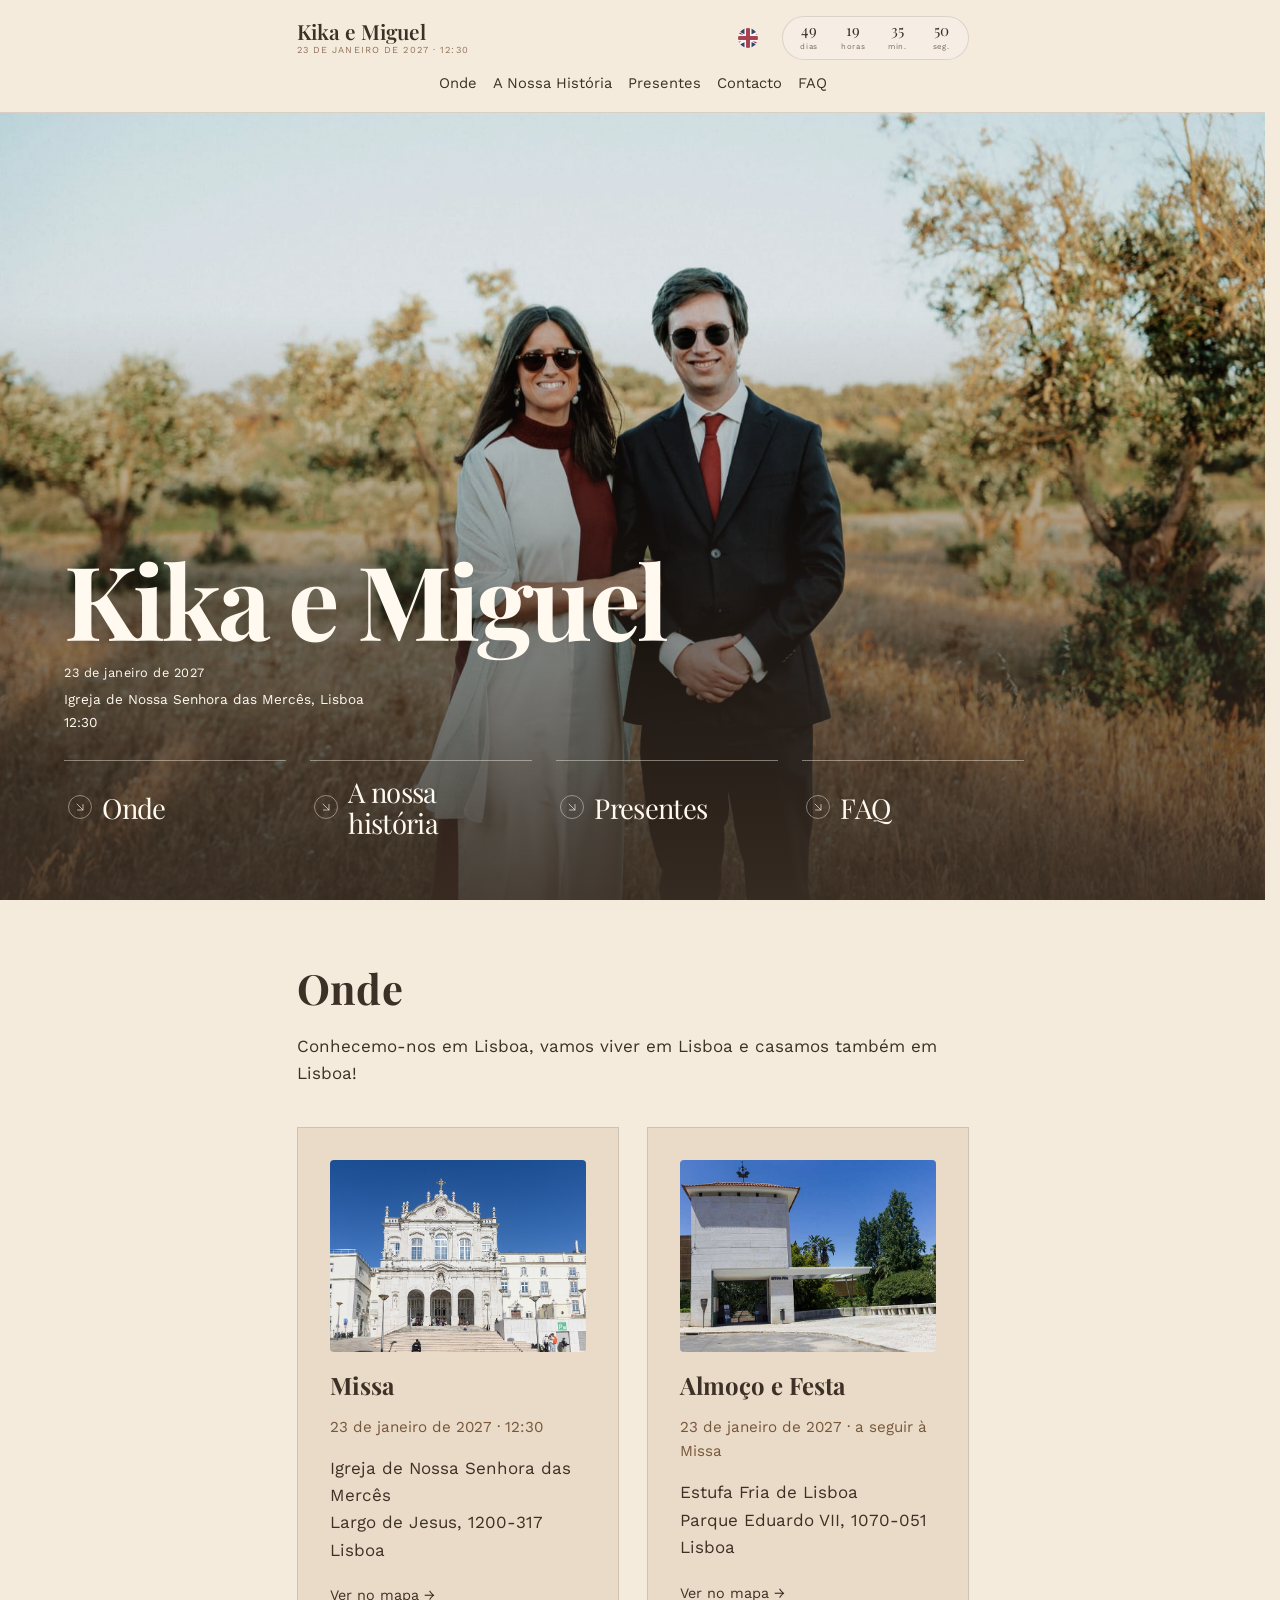
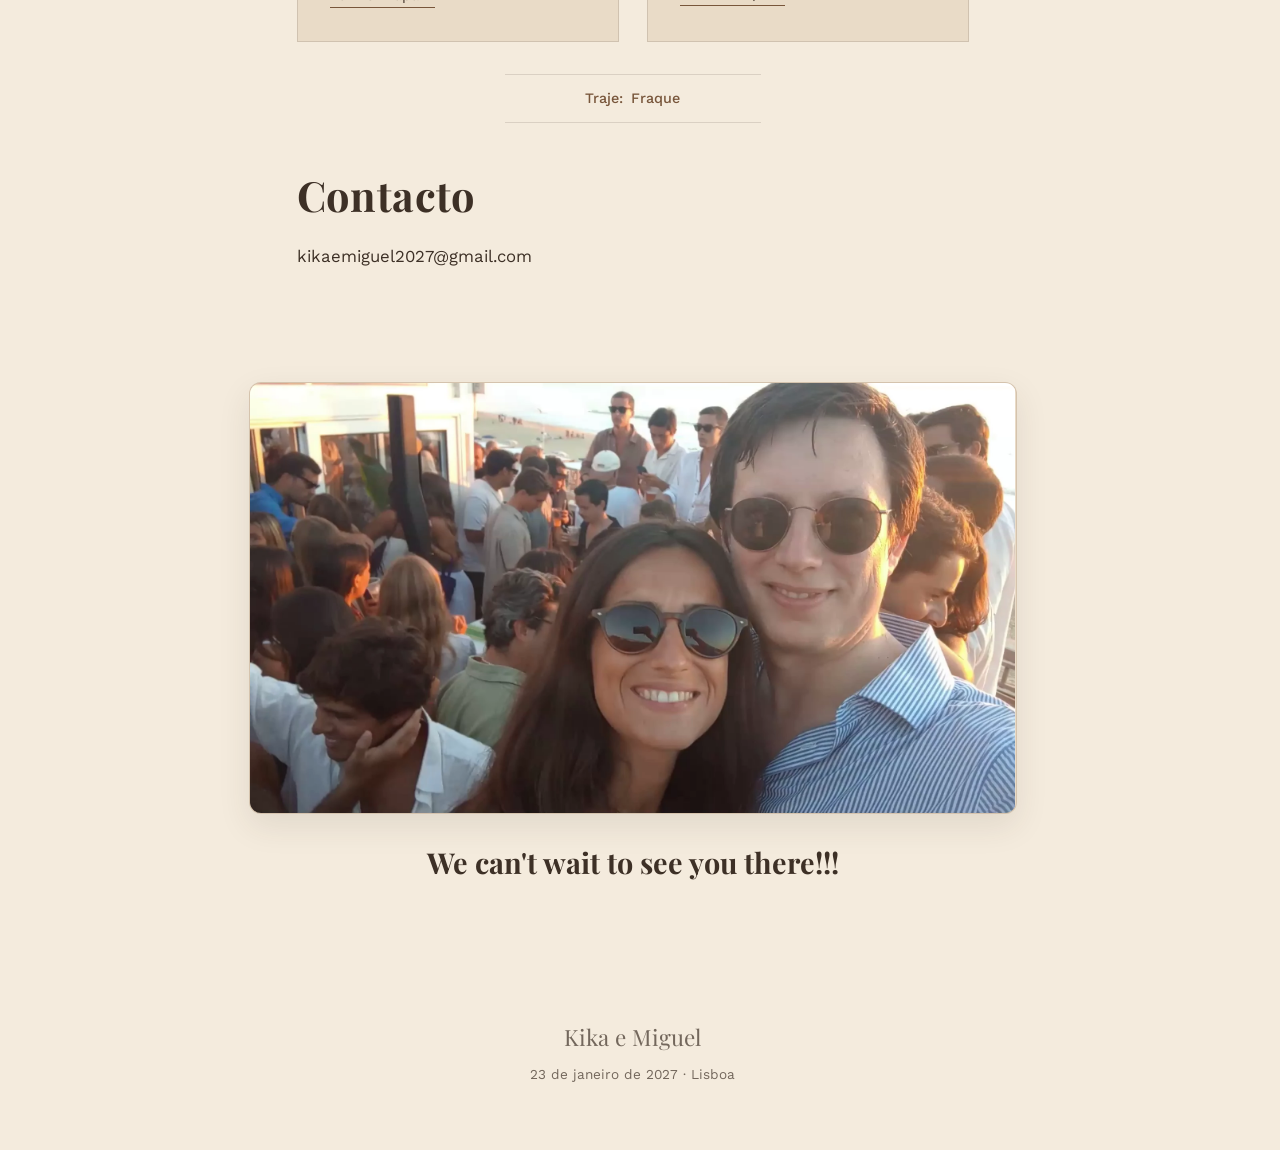
<file: index.html>
<!DOCTYPE html>
<html lang="pt-PT">
<head>
<meta charset="UTF-8">
<meta name="viewport" content="width=device-width, initial-scale=1.0">
<title data-date="pageTitle">Kika e Miguel — 23 de janeiro de 2027</title>
<meta name="description" data-content-meta="meta.description" content="Casamento de Kika e Miguel, 23 de janeiro de 2027, Lisboa.">
<link rel="preconnect" href="https://fonts.googleapis.com">
<link rel="preconnect" href="https://fonts.gstatic.com" crossorigin>
<link id="themeFonts" href="https://fonts.googleapis.com/css2?family=Playfair+Display:wght@400;600;700&family=Work+Sans:wght@400;500;600&display=swap" rel="stylesheet">
<link rel="stylesheet" href="css/styles.css">
</head>
<body>

<nav class="nav">
  <div class="nav-inner">
    <div class="nav-brand" data-content-aria-label="nav.brandLabel" aria-label="Kika e Miguel e data do casamento">
      <a class="nav-mark" href="#topo" data-content-title="nav.home" title="Voltar ao início" data-content="nav.monogram">Kika e Miguel</a>
      <span class="nav-date" data-date="time">23 de janeiro de 2027 · 12:30</span>
    </div>

    <div class="nav-actions">
      <button class="language-toggle" id="languageToggle" type="button" data-content-aria-label="language.switch" aria-label="Mudar para inglês" hidden>
        <img src="pictures/flags/uk.png" width="20" height="20" alt="">
      </button>
      <button class="nav-toggle" id="navToggle" aria-expanded="false" aria-controls="navLinks" data-content="nav.menu">Menu</button>
    </div>

    <div class="nav-meta">
      <div class="nav-countdown" id="countdown" data-content-aria-label="countdown.label" aria-label="Contagem decrescente para o casamento">
        <div class="unit"><span class="num" id="cd-days">–</span><span class="label" data-content="countdown.days">dias</span></div>
        <div class="unit"><span class="num" id="cd-hours">–</span><span class="label" data-content="countdown.hours">horas</span></div>
        <div class="unit"><span class="num" id="cd-mins">–</span><span class="label" data-content="countdown.minutes">min.</span></div>
        <div class="unit"><span class="num" id="cd-secs">–</span><span class="label" data-content="countdown.seconds">seg.</span></div>
      </div>
    </div>

    <ul class="nav-links" id="navLinks">
      <li><a href="#detalhes" data-content="nav.details">Onde</a></li>
      <li><a href="#historia" data-content="nav.storyMenu">A Nossa História</a></li>
      <li><a href="#presentes" data-content="nav.gifts">Presentes</a></li>
      <li><a href="#contacto" data-content="nav.contact">Contacto</a></li>
      <li><a href="#faq" data-content="nav.faq">FAQ</a></li>
    </ul>
  </div>
</nav>

<!-- ========================= HERO ========================= -->
<header class="hero" data-section="hero" id="topo">
  <img class="hero-photo" src="pictures/our_story/Main-picture.jpeg" data-content-alt="couple.name" alt="Kika e Miguel" fetchpriority="high" width="1752" height="1168">
  <div class="hero-inner">
    <div class="hero-intro">
      <h1 class="signature" data-content="couple.name">Kika e Miguel</h1>
      <p class="hero-date" data-date="date">23 de janeiro de 2027</p>
      <p class="hero-venue" data-content="hero.venue">Igreja de Nossa Senhora das Mercês, Lisboa</p>
      <p class="hero-time" data-date="clock">12:30</p>
    </div>
    <nav class="hero-links" data-content-aria-label="hero.linksLabel" aria-label="Explore o nosso casamento">
      <a class="hero-link" href="#detalhes"><span class="hero-link-arrow" aria-hidden="true"><svg viewBox="0 0 24 24" fill="none"><path d="M6 6l12 12M7 18h11V7"/></svg></span><span class="hero-link-label" data-content="nav.details">Onde</span></a>
      <a class="hero-link" href="#historia"><span class="hero-link-arrow" aria-hidden="true"><svg viewBox="0 0 24 24" fill="none"><path d="M6 6l12 12M7 18h11V7"/></svg></span><span class="hero-link-label" data-content="nav.story">A nossa história</span></a>
      <a class="hero-link" href="#presentes"><span class="hero-link-arrow" aria-hidden="true"><svg viewBox="0 0 24 24" fill="none"><path d="M6 6l12 12M7 18h11V7"/></svg></span><span class="hero-link-label" data-content="nav.gifts">Presentes</span></a>
      <a class="hero-link" href="#faq"><span class="hero-link-arrow" aria-hidden="true"><svg viewBox="0 0 24 24" fill="none"><path d="M6 6l12 12M7 18h11V7"/></svg></span><span class="hero-link-label" data-content="nav.faq">FAQ</span></a>
    </nav>
  </div>
</header>

<!-- ===================== EVENT DETAILS ===================== -->
<section class="section" data-section="details" id="detalhes">
  <div class="container">
    <h2 data-content="details.title">Onde</h2>
    <p data-content="details.intro">Conhecemo-nos em Lisboa, vamos viver em Lisboa e casamos também em Lisboa!</p>

    <div class="event-grid">
      <div class="event-card reveal">
        <img class="event-photo" src="pictures/locations/igreja_merces_2.jpg" data-content-alt="event.ceremonyVenue" alt="Igreja de Nossa Senhora das Mercês" loading="lazy" decoding="async">
        <h3><span data-content="event.ceremony">Missa</span></h3>
        <p class="event-time" data-date="time">23 de janeiro de 2027 · 12:30</p>
        <address>
          <span data-content="event.ceremonyVenue">Igreja de Nossa Senhora das Mercês</span><br>
          <span data-content="event.ceremonyAddress">Largo de Jesus, 1200-317 Lisboa</span>
        </address>
        <a class="map-link" target="_blank" rel="noopener" data-content="event.mapLink"
           href="https://www.google.com/maps/search/?api=1&query=Igreja+de+Nossa+Senhora+das+Merc%C3%AAs+Largo+de+Jesus+Lisboa">Ver no mapa →</a>
      </div>
      <div class="event-card reveal">
        <img class="event-photo" src="pictures/locations/estufafria_visitar.jpg" data-content-alt="event.receptionVenue" alt="Estufa Fria de Lisboa" loading="lazy" decoding="async">
        <h3><span data-content="event.reception">Almoço e Festa</span></h3>
        <p class="event-time" data-date="reception">23 de janeiro de 2027 · a seguir à Missa</p>
        <address>
          <span data-content="event.receptionVenue">Estufa Fria de Lisboa</span><br>
          <span data-content="event.receptionAddress">Parque Eduardo VII, 1070-051 Lisboa</span>
        </address>
        <a class="map-link" target="_blank" rel="noopener" data-content="event.mapLink"
           href="https://www.google.com/maps/search/?api=1&query=Estufa+Fria+de+Lisboa+Parque+Eduardo+VII">Ver no mapa →</a>
      </div>
    </div>
    <div class="details-dress-code">
      <p>
        <span class="details-dress-code-label" data-content="details.dressCodeLabel">Traje:</span>
        <span class="details-dress-code-value" data-content="details.dressCode">Fraque</span>
      </p>
    </div>
  </div>
</section>

<!-- ======================= A NOSSA HISTÓRIA ==================== -->
<section class="section" data-section="story" id="historia">
  <div class="container story-container">
    <h2 data-content="story.title">A Nossa História</h2>

    <div class="story-flow">
      <article class="story-moment story-work">
        <div class="story-copy reveal">
          <h3><span class="moment-num" data-content="story.workNumber">01</span><span data-content="story.work">Conhecemo-nos na McKinsey</span></h3>
        </div>
        <div class="moment-gallery story-work-gallery">
          <figure class="story-photo reveal">
            <a class="gallery-photo" href="pictures/our_story/working1.jpg" data-lightbox><img src="pictures/our_story/working1.jpg" alt="Kika e Miguel na McKinsey (fotografia tirada às 01:24!)" loading="lazy" decoding="async" width="2304" height="1728" data-content-alt="story.photo.work"></a>
            <figcaption data-content="story.caption.work">McKinsey, às 01:24</figcaption>
          </figure>
          <figure class="story-photo reveal">
            <a class="gallery-photo" href="pictures/our_story/first_date3.jpg" data-lightbox><img src="pictures/our_story/first_date3.jpg" alt="O nosso primeiro &quot;date&quot; a ver o pôr-do-sol no guincho" loading="lazy" decoding="async" width="2304" height="1728" data-content-alt="story.photo.firstDate"></a>
            <figcaption data-content="story.caption.firstDate">O nosso primeiro &quot;date&quot; a ver o pôr-do-sol no guincho</figcaption>
          </figure>
        </div>
      </article>

      <article class="story-moment story-fun">
        <div class="story-copy reveal">
          <h3><span class="moment-num" data-content="story.funNumber">02</span><span data-content="story.fun">Em programas</span></h3>
        </div>
        <div class="moment-gallery story-collage">
          <figure class="story-photo reveal">
            <a class="gallery-photo" href="pictures/our_story/having_fun6.jpg" data-lightbox><img src="pictures/our_story/having_fun6.jpg" alt="Kika e Miguel no Douro" loading="lazy" decoding="async" width="3264" height="2448" data-content-alt="story.photo.douro"></a>
            <figcaption data-content="story.caption.douro">Pelo Douro</figcaption>
          </figure>
          <figure class="story-photo reveal">
            <a class="gallery-photo" href="pictures/our_story/having_fun1.jpg" data-lightbox><img src="pictures/our_story/having_fun1.jpg" alt="Nós nos karts" loading="lazy" decoding="async" width="3472" height="4640" data-content-alt="story.photo.karts"></a>
            <figcaption data-content="story.caption.karts">Nós nos karts</figcaption>
          </figure>
          <figure class="story-photo reveal">
            <a class="gallery-photo" href="pictures/our_story/having_fun5b.jpg" data-lightbox><img src="pictures/our_story/having_fun5b.jpg" alt="A representar a classe dos Bancários!" loading="lazy" decoding="async" width="1959" height="2340" data-content-alt="story.photo.bankers"></a>
            <figcaption data-content="story.caption.bankers">A representar os bancários</figcaption>
          </figure>
          <figure class="story-photo reveal">
            <a class="gallery-photo" href="pictures/our_story/having_fun7.jpg" data-lightbox><img src="pictures/our_story/having_fun7.jpg" alt="Caminhada na Serra da Estrela" loading="lazy" decoding="async" width="4000" height="3000" data-content-alt="story.photo.hike"></a>
            <figcaption data-content="story.caption.hike">Pela Serra da Estrela</figcaption>
          </figure>
        </div>
      </article>

      <article class="story-moment story-proposal">
        <div class="story-copy reveal">
          <h3><span class="moment-num" data-content="story.proposalNumber">03</span><span data-content="story.proposal">O pedido em Paris</span></h3>
        </div>
        <div class="moment-gallery proposal-lead">
          <figure class="story-photo reveal">
            <a class="gallery-photo" href="pictures/our_story/engagement0.jpeg" data-lightbox><img src="pictures/our_story/engagement0.jpeg" alt="O pedido foi feito no nosso primeiro jantar em Paris!" loading="lazy" decoding="async" width="1500" height="2000" data-content-alt="story.photo.proposal"></a>
            <figcaption data-content="story.caption.proposal">O nosso primeiro jantar em Paris</figcaption>
          </figure>
        </div>
        <div class="moment-gallery proposal-gallery">
          <figure class="story-photo reveal">
            <a class="gallery-photo" href="pictures/our_story/engagement2.jpg" data-lightbox><img src="pictures/our_story/engagement2.jpg" alt="O Jantar foi na &#x27;closerie de lilas&#x27; - a &#x27;casa&#x27; do Hemingway e Cole Porter, entre outros!" loading="lazy" decoding="async" width="3264" height="2448" data-content-alt="story.photo.proposalMemories"></a>
            <figcaption data-content="story.caption.proposalMemories">Closerie des Lilas</figcaption>
          </figure>
          <figure class="story-photo reveal">
            <a class="gallery-photo" href="pictures/our_story/engagement4.jpg" data-lightbox><img src="pictures/our_story/engagement4.jpg" alt="O dia seguinte foi passado na Disneyland!" loading="lazy" decoding="async" width="1500" height="2000" data-content-alt="story.photo.disneyland"></a>
            <figcaption data-content="story.caption.disneyland">O dia seguinte, na Disneyland</figcaption>
          </figure>
          <figure class="story-photo reveal">
            <a class="gallery-photo" href="pictures/our_story/engagement5.jpg" data-lightbox><img src="pictures/our_story/engagement5.jpg" alt="E o último dia foi passado a passear por Paris." loading="lazy" decoding="async" width="2000" height="1500" data-content-alt="story.photo.paris"></a>
            <figcaption data-content="story.caption.paris">A passear por Paris</figcaption>
          </figure>
        </div>
      </article>
    </div>
  </div>
</section>

<!-- ========================== PRESENTES ======================= -->
<section class="section" data-section="gifts" id="presentes">
  <div class="container">
    <h2 data-content="gifts.title">Presentes</h2>
    <p class="gift-note" data-content="gifts.intro">A vossa presença é o mais importante, mas se nos quiserem ajudar a começar esta nossa nova fase, deixamos algumas ideias de presentes.</p>

    <div class="gifts-split">
      <div class="gift-panel house" aria-labelledby="house-title">
        <h3 id="house-title"><span data-content="house.title">A Nossa Nova Casa</span></h3>
        <p data-content="house.intro">Quem casa quer casa! Queremos montar uma casa acolhedora para a nossa família e sempre pronta para vos receber a todos!</p>
        <div class="gift-gallery house-gallery">
          <figure>
            <a class="gallery-photo" href="pictures/presentes/bimby.png" data-lightbox><img src="pictures/presentes/bimby.png" data-content-alt="house.photo.bimby" alt="Bimby TM7 para a nossa nova casa" loading="lazy" decoding="async" width="1228" height="1281"></a>
            <figcaption data-content="house.caption.bimby">Bimby TM7</figcaption>
          </figure>
          <figure>
            <a class="gallery-photo" href="pictures/presentes/Cama.png" data-lightbox><img src="pictures/presentes/Cama.png" data-content-alt="house.photo.bed" alt="Cama para a nossa nova casa" loading="lazy" decoding="async" width="1536" height="1024"></a>
            <figcaption data-content="house.caption.bed">Cama</figcaption>
          </figure>
          <figure>
            <a class="gallery-photo" href="pictures/presentes/Sofa.png" data-lightbox><img src="pictures/presentes/Sofa.png" data-content-alt="house.photo.sofa" alt="Sofá bege de três lugares para a nossa nova casa" loading="lazy" decoding="async" width="1536" height="1024"></a>
            <figcaption data-content="house.caption.sofa">Sofá</figcaption>
          </figure>
          <figure>
            <a class="gallery-photo" href="pictures/presentes/Frigorifico.png" data-lightbox><img src="pictures/presentes/Frigorifico.png" data-content-alt="house.photo.fridge" alt="Frigorífico para a nossa nova casa" loading="lazy" decoding="async" width="1448" height="1086"></a>
            <figcaption data-content="house.caption.fridge">Frigorífico</figcaption>
          </figure>
        </div>
      </div>

      <div class="gift-panel honeymoon" aria-labelledby="honeymoon-title">
        <h3 id="honeymoon-title"><span data-content="honeymoon.title">Lua de Mel na Patagónia</span></h3>
        <p data-content="honeymoon.intro">Queremos começar esta grande aventura juntos num dos lugares mais bonitos do planeta - na Patagónia Argentina e Chilena.</p>
        <div class="gift-gallery honeymoon-gallery">
          <figure>
            <a class="gallery-photo" href="pictures/patagonia/ElChalten.jpg" data-lightbox><img src="pictures/patagonia/ElChalten.jpg" data-content-alt="honeymoon.photo.chalten" alt="Fitz Roy e lago em El Chaltén" loading="lazy" decoding="async" width="2400" height="1793"></a>
            <figcaption><span data-content="honeymoon.chalten">El Chaltén · Fitz Roy</span></figcaption>
          </figure>
          <figure>
            <a class="gallery-photo" href="pictures/patagonia/torres_del_paine.jpg" data-lightbox><img src="pictures/patagonia/torres_del_paine.jpg" data-content-alt="honeymoon.photo.paine" alt="Torres del Paine e lago na Patagónia chilena" loading="lazy" decoding="async" width="864" height="1080"></a>
            <figcaption><span data-content="honeymoon.paine">Torres del Paine</span></figcaption>
          </figure>
        </div>
      </div>
    </div>

    <div class="bank-block">
      <p class="bank-iban-row"><strong>IBAN:</strong> <span id="bankIban" data-content="bank.iban">PT50 0018 000370175294020 34</span>&nbsp;<button class="copy-iban" id="copyIban" type="button" data-content-title="bank.copy" title="Copiar IBAN" hidden><svg class="copy-icon" viewBox="0 0 24 24" aria-hidden="true"><rect x="8" y="8" width="13" height="13" rx="2"></rect><path d="M16 8V5a2 2 0 0 0-2-2H5a2 2 0 0 0-2 2v9a2 2 0 0 0 2 2h3"></path></svg><svg class="copy-check" viewBox="0 0 24 24" aria-hidden="true"><path d="m5 12 4 4L19 6"></path></svg><span class="copy-label" data-content="bank.copy">Copiar IBAN</span><span class="copy-label" data-content="bank.copied" hidden>IBAN copiado</span></button></p>
      <p><strong>BIC/SWIFT:</strong> <span data-content="bank.bic">TOTAPTPL</span></p>
      <p class="copy-status" id="copyIbanStatus" role="status" aria-live="polite" aria-atomic="true"><span data-content="bank.copySuccess" hidden>IBAN copiado.</span><span data-content="bank.copyError" hidden>Não foi possível copiar automaticamente. O IBAN está selecionado para copiar manualmente.</span></p>
      <hr class="payment-divider">
      <p><strong>MB Way (Miguel):</strong> <span data-content="bank.mbWayMiguel">916202487</span></p>
      <p><strong>MB Way (Kika):</strong> <span data-content="bank.mbWayKika">931847410</span></p>
    </div>

    <div class="gift-form" id="giftForm">
      <span id="giftFormHeading" data-content="giftForm.title" hidden>Presente</span>
      <p data-content="giftForm.intro">Agradecemos muito a ajuda que nos quiserem dar para ajudar a montar a nossa casa ou para a nossa lua de mel. Se possível, pedimos que preencham este formulário, para podermos agradecer a cada um.</p>
      <form id="customGiftForm" hidden data-endpoint="https://script.google.com/macros/s/AKfycbx-ztRzOXw5YSx06odJkNbCUoe7E1ov6yfULaT5gcZmlSHtW9ROfE-mI3DYeg9OhtJrsA/exec">
        <label for="giftName"><span data-content="giftForm.name">Nome</span> <span aria-hidden="true">*</span></label>
        <input id="giftName" name="name" autocomplete="name" required maxlength="200">
        <label for="giftPresent"><span data-content="giftForm.gift">Presente</span> <span aria-hidden="true">*</span></label>
        <input id="giftPresent" name="gift" required maxlength="500">
        <label for="giftMessage" data-content="giftForm.message">Mensagem para os noivos (opcional)</label>
        <textarea id="giftMessage" name="message" rows="4" maxlength="3000"></textarea>
        <div class="gift-trap" aria-hidden="true">
          <label for="giftWebsite" data-content="giftForm.website">Website</label>
          <input id="giftWebsite" name="website" tabindex="-1" autocomplete="off">
        </div>
        <button type="submit" data-content="giftForm.submit">Enviar</button>
        <p id="giftStatus" role="status" aria-live="polite"></p>
      </form>
      <div id="giftFormFallback">
        <p id="giftFallbackLanguage" data-content="giftForm.fallbackLanguage">O formulário abaixo está em português.</p>
        <iframe id="giftFormFrame" data-content-title="giftForm.frameTitle" title="Formulário de presentes para Kika e Miguel" aria-labelledby="giftFormHeading" loading="lazy" referrerpolicy="no-referrer" src="https://docs.google.com/forms/d/e/1FAIpQLSdnnUQxGZ78u5RQVlN-WBxMYcdQK6cORLPvaqNQm06u_W8C7A/viewform?embedded=true"></iframe>
        <p class="gift-form-link"><a id="giftFormLink" href="https://docs.google.com/forms/d/e/1FAIpQLSdnnUQxGZ78u5RQVlN-WBxMYcdQK6cORLPvaqNQm06u_W8C7A/viewform" target="_blank" rel="noopener noreferrer" data-content="giftForm.open">Abrir o formulário numa nova janela</a></p>
      </div>
    </div>

  </div>
</section>

<!-- ========================== CONTACTO ========================== -->
<section class="section" data-section="contact" id="contacto">
  <div class="container">
    <h2 data-content="contact.title">Contacto</h2>
    <div class="contact-block">
      <p><span data-content="contact.email">kikaemiguel2027@gmail.com</span></p>
    </div>
  </div>
</section>

<!-- ============================ FAQ ============================ -->
<section class="section" data-section="faq" id="faq">
  <div class="container">
    <h2 data-content="faq.title">FAQ</h2>

    <div class="faq-list">
      <div class="faq-item">
        <button class="faq-question" aria-expanded="false">
          <span data-content="faq.question.1">É de Fraque?</span>
          <span class="faq-icon">+</span>
        </button>
        <div class="faq-answer">
          <div class="faq-answer-inner">
            <p data-content="faq.dressCode">Sim! :)</p>
          </div>
        </div>
      </div>

      <div class="faq-item">
        <button class="faq-question" aria-expanded="false">
          <span data-content="faq.question.2">Onde posso estacionar perto da Igreja das Mercês?</span>
          <span class="faq-icon">+</span>
        </button>
        <div class="faq-answer">
          <div class="faq-answer-inner">
            <p data-content="parking.church">Parque Largo de Jesus Telpark — mesmo ao lado da Igreja das Mercês. Aberto 24 horas/dia. Primeira hora 2 €</p>
            <a class="map-link" href="https://www.telpark.com/pt/cidades/lisboa/parque-largo-de-jesus/" target="_blank" rel="noopener" data-content="parking.churchLink">Consultar o Parque Largo de Jesus no operador →</a>
          </div>
        </div>
      </div>

      <div class="faq-item">
        <button class="faq-question" aria-expanded="false">
          <span data-content="faq.question.3">Onde posso estacionar perto da Estufa Fria?</span>
          <span class="faq-icon">+</span>
        </button>
        <div class="faq-answer">
          <div class="faq-answer-inner">
            <p><span data-content="parking.estufaIntro">Pode estacionar na rua, na Alameda Edgar Cardoso, ou no </span><a data-content="parking.saba" href="https://www.google.com/maps/search/?api=1&amp;query=Saba+Alto+do+Parque+Lisboa" target="_blank" rel="noopener">parque Saba Alto do Parque</a><span data-content="parking.uber">. Se vier de Uber, pode ir até à porta da Estufa Fria.</span></p>
            <a class="map-link" href="https://www.saba.pt/pt/estacionamento-lisboa/parque-de-estacionamento-saba-alto-do-parque" target="_blank" rel="noopener" data-content="parking.sabaLink">Consultar o parque Saba Alto do Parque →</a>
          </div>
        </div>
      </div>

      <div class="faq-item">
        <button class="faq-question" aria-expanded="false">
          <span data-content="faq.question.4">Na Estufa Fria, como chego ao sítio do Almoço?</span>
          <span class="faq-icon">+</span>
        </button>
        <div class="faq-answer">
          <div class="faq-answer-inner">
            <p data-content="faq.venueDirections">Siga o percurso assinalado a verde na planta, desde a entrada da Estufa Fria até à Nave, onde será o Almoço</p>
            <a class="venue-map" href="pictures/locations/MapaEF/EstufaFria_mapa_route.png" data-lightbox><img src="pictures/locations/MapaEF/EstufaFria_mapa_route.png" data-content-alt="faq.mapAlt" alt="Percurso assinalado a verde da entrada da Estufa Fria até à Nave" loading="lazy"></a>
            <p class="map-note" data-content="faq.mapHint">Selecione a planta para ampliar.</p>
          </div>
        </div>
      </div>
      <div class="faq-item">
        <button class="faq-question" aria-expanded="false">
          <span data-content="faq.question.hotels">Não vivo em Lisboa, têm alguma recomendação de estadia?</span>
          <span class="faq-icon">+</span>
        </button>
        <div class="faq-answer">
          <div class="faq-answer-inner">
            <p data-content="faq.answer.hotels">Em Lisboa é tudo perto, mas duas opções ao pé do sítio da festa são</p>
            <ul>
              <li><a data-content="faq.hotel.sanaRex" href="https://www.booking.com/hotel/pt/rex.pt-pt.html?aid=318615&amp;ucfs=1&amp;checkin=2027-01-22&amp;checkout=2027-01-24&amp;dest_id=14055&amp;dest_type=landmark&amp;group_adults=2&amp;no_rooms=1" target="_blank" rel="noopener">SANA Rex Hotel</a></li>
              <li><a data-content="faq.hotel.smyLisboa" href="https://www.booking.com/hotel/pt/occidental-lisboa.pt-pt.html?aid=318615&amp;ucfs=1&amp;checkin=2027-01-22&amp;checkout=2027-01-24&amp;dest_id=14055&amp;dest_type=landmark&amp;group_adults=2&amp;no_rooms=1" target="_blank" rel="noopener">Smy Lisboa</a></li>
            </ul>
          </div>
        </div>
      </div>
    </div>
  </div>
</section>

<figure class="closing-video">
  <video id="closingVideo" muted loop playsinline preload="none" poster="pictures/our_story/HavingFun-poster.webp" width="1920" height="1080" tabindex="0" role="button" data-content-aria-label="closing.videoPlay" aria-label="Reproduzir vídeo" aria-describedby="closingVideoCaption">
    <source src="pictures/our_story/HavingFun-boomerang.mp4" type="video/mp4">
    <a href="pictures/our_story/HavingFun-boomerang.mp4" data-content="closing.videoFallback">Ver vídeo</a>
  </video>
  <figcaption id="closingVideoCaption" lang="en" data-content="closing.videoCaption">We can&#x27;t wait to see you there!!!</figcaption>
  <span hidden data-content="closing.videoPlay">Reproduzir vídeo</span>
  <span hidden data-content="closing.videoPause">Pausar vídeo</span>
</figure>

<footer>
  <span class="footer-mark" data-content="footer.monogram">Kika e Miguel</span>
  <span data-date="place">23 de janeiro de 2027 · Lisboa</span>
</footer>

<dialog id="lightbox" class="lightbox" data-content-aria-label="lightbox.label" aria-label="Imagem ampliada" aria-describedby="lightboxCaption">
  <div class="lightbox-header">
    <span id="lightboxTitle" class="lightbox-title"></span>
    <button type="button" id="lightboxClose" class="lightbox-close" data-content-aria-label="lightbox.close" aria-label="Fechar imagem" autofocus><svg viewBox="0 0 24 24" aria-hidden="true"><path d="m6 6 12 12M18 6 6 18"/></svg></button>
  </div>
  <div class="lightbox-stage"><img id="lightboxImage" alt=""></div>
  <div class="lightbox-controls">
    <button type="button" id="lightboxPrev" data-content-aria-label="lightbox.previous" aria-label="Imagem anterior"><svg viewBox="0 0 24 24" aria-hidden="true"><path d="m14 5-7 7 7 7"/></svg></button>
    <div class="lightbox-description" aria-live="polite" aria-atomic="true">
      <p id="lightboxCaption"></p>
      <span id="lightboxCounter" class="lightbox-counter"></span>
    </div>
    <button type="button" id="lightboxNext" data-content-aria-label="lightbox.next" aria-label="Imagem seguinte"><svg viewBox="0 0 24 24" aria-hidden="true"><path d="m10 5 7 7-7 7"/></svg></button>
  </div>
</dialog>
<script src="js/config.js"></script>
<script src="js/localization.js"></script>
<script src="js/navigation.js"></script>
<script src="js/main.js"></script>
<script src="js/gift-form.js"></script>
</body>
</html>
</file>
<file: css/styles.css>
/* ==========================================================================
Tokens (defaults — overridden at runtime from js/config.js via main.js)
========================================================================== */
:root {
  --color-ink: #3D3026;
  --color-paper: #F4EBDD;
  --color-paper-alt: #E9DBC7;
  --color-accent: #78563B;
  --color-accent-2: #91683E;
  --font-display: 'Playfair Display', serif;
  --font-heading: 'Playfair Display', serif;
  --font-heading-weight: 700;
  --font-body: 'Work Sans', sans-serif;
  --line: color-mix(in srgb, var(--color-ink) 14%, transparent);
  --max-width: 720px;
  --gutter: 1.5rem;
}
/* Prefer local Bodoni MT faces; Bodoni Moda supplies the matching web weights. */
@font-face {
  font-family: 'Bodoni MT Bold';
  src: local('Bodoni MT Bold'), local('BodoniMT-Bold');
  font-style: normal;
  font-weight: 700;
  font-display: swap;
}
@font-face {
  font-family: 'Bodoni MT Black';
  src: local('Bodoni MT Black'), local('BodoniMTBlack');
  font-style: normal;
  font-weight: 900;
  font-display: swap;
}
/* ==========================================================================
Reset & base
========================================================================== */
*, *::before, *::after {
  box-sizing: border-box;
}
html {
  scroll-behavior: smooth;
  scrollbar-gutter: stable;
}
html.gallery-open {
  overflow: hidden;
}
body {
  margin: 0;
  background: var(--color-paper);
  color: var(--color-ink);
  font-family: var(--font-body);
  font-size: 17px;
  line-height: 1.6;
  -webkit-font-smoothing: antialiased;
}
@media (prefers-reduced-motion: reduce) {
  html {
    scroll-behavior: auto;
  }
  * {
    animation-duration: 0.01ms !important;
    transition-duration: 0.01ms !important;
  }
}
img {
  max-width: 100%;
  display: block;
}
a {
  color: inherit;
}
h1, h2, h3 {
  font-family: var(--font-heading);
  font-weight: var(--font-heading-weight);
  font-optical-sizing: auto;
  line-height: 1.15;
  margin: 0 0 0.5em;
}
h2 {
  font-size: clamp(1.9rem, 4vw, 2.6rem);
  letter-spacing: 0.01em;
}
p {
  max-width: 62ch;
}
:focus-visible {
  outline: 2px solid var(--color-accent);
  outline-offset: 3px;
}
.container {
  max-width: var(--max-width);
  margin: 0 auto;
  padding: 0 var(--gutter);
}
.section {
  padding: 6rem 0;
  border-top: 1px solid var(--line);
}
.reveal {
  opacity: 0;
  transform: translateY(14px);
  transition: opacity 0.7s ease, transform 0.7s ease;
}
.reveal.in-view {
  opacity: 1;
  transform: none;
}
/* ==========================================================================
Nav
========================================================================== */
.nav {
  position: sticky;
  top: 0;
  z-index: 20;
  background: color-mix(in srgb, var(--color-paper) 88%, transparent);
  backdrop-filter: blur(6px);
  border-bottom: 1px solid var(--line);
}
.nav-inner {
  max-width: var(--max-width);
  margin: 0 auto;
  padding: 1rem var(--gutter);
  display: flex;
  align-items: center;
  justify-content: space-between;
  gap: 0.75rem;
}
.nav-brand {
  display: flex;
  flex-direction: column;
  align-items: flex-start;
  gap: 0.1rem;
  flex-shrink: 0;
}
.nav-mark {
  font-family: var(--font-display);
  font-weight: 600;
  font-size: 1.3rem;
  line-height: 1;
  flex-shrink: 0;
  text-decoration: none;
  transition: color .2s ease;
}
.nav-mark:hover {
  color: var(--color-accent);
}
.nav-date {
  font-size: 0.58rem;
  line-height: 1.2;
  letter-spacing: 0.12em;
  text-transform: uppercase;
  color: var(--color-accent);
  opacity: 0.8;
  white-space: nowrap;
}
.nav-countdown {
  display: flex;
  align-items: center;
  gap: 0.55rem;
  padding: 0.35rem 0.55rem;
  border: 1px solid var(--line);
  border-radius: 999px;
  background: rgba(255, 255, 255, 0.2);
}
.nav-countdown .unit {
  display: flex;
  flex-direction: column;
  align-items: center;
  min-width: 2.2rem;
}
.nav-countdown .num {
  font-family: var(--font-display);
  font-size: 0.95rem;
  line-height: 1;
}
.nav-countdown .label {
  font-size: 0.48rem;
  letter-spacing: 0.08em;
  text-transform: lowercase;
  opacity: 0.7;
  margin-top: 0.15rem;
}
.nav-links {
  display: none;
  gap: 1.5rem;
  list-style: none;
  margin: 0;
  padding: 0;
  font-size: 0.92rem;
}
.nav-links a {
  text-decoration: none;
  border-bottom: 1px solid transparent;
  padding-bottom: 2px;
  transition: border-color 0.2s ease;
}
.nav-links a:hover {
  border-color: var(--color-accent);
}
@media (min-width: 640px) {
  .nav-links {
    display: flex;
  }
  .nav-toggle {
    display: none;
  }
}
.nav-toggle {
  background: none;
  border: 1px solid var(--line);
  border-radius: 3px;
  padding: 0.4rem 0.7rem;
  font-family: var(--font-body);
  font-size: 0.85rem;
  cursor: pointer;
}
.nav-actions {
  display: flex;
  align-items: center;
  gap: 0.4rem;
  flex-shrink: 0;
  margin-left: auto;
}
.language-toggle {
  display: inline-grid;
  place-items: center;
  width: 2.75rem;
  height: 2.75rem;
  padding: 0;
  border: 0;
  border-radius: 50%;
  background: transparent;
  cursor: pointer;
}
.language-toggle img {
  width: 1.25rem;
  height: 1.25rem;
  border-radius: 50%;
  object-fit: cover;
  filter: saturate(0.65);
  opacity: 0.82;
}
[lang="en-GB"] .language-toggle img {
  object-position: 25% center;
}
.language-toggle:focus-visible {
  outline: 2px solid var(--color-accent);
  outline-offset: 2px;
}
.nav-links.open {
  display: flex;
  flex-direction: column;
  position: absolute;
  top: 100%;
  right: var(--gutter);
  background: var(--color-paper);
  border: 1px solid var(--line);
  padding: 1rem 1.25rem;
  gap: 0.75rem;
}
@media (min-width: 640px) {
  .nav-inner {
    flex-wrap: wrap;
  }
  .nav-links, .nav-links.open {
    order: 3;
    width: 100%;
    justify-content: center;
    gap: 1rem;
    position: static;
    flex-direction: row;
    background: transparent;
    border: 0;
    padding: 0;
  }
}
@media (width < 640px) {
  .nav-inner {
    padding: 0.8rem 1rem;
    flex-wrap: wrap;
  }
  .nav-brand {
    align-items: center;
  }
  .nav-date {
    letter-spacing: 0.06em;
    white-space: normal;
    text-align: center;
    font-size: 0.62rem;
  }
  .nav-meta {
    width: 100%;
    margin-top: 0.2rem;
  }
  .nav-countdown {
    justify-content: center;
    padding: 0.3rem 0.45rem;
  }
  .nav-links.open {
    left: 1rem;
    right: 1rem;
  }
}
/* ==========================================================================
Hero
========================================================================== */
.hero::before {
  content: "";
  position: absolute;
  inset: 0;
  z-index: 1;
  background: linear-gradient(180deg, color-mix(in srgb, var(--color-ink) 4%, transparent) 25%, color-mix(in srgb, var(--color-ink) 25%, transparent) 50%, color-mix(in srgb, var(--color-ink) 88%, transparent) 100%);
  pointer-events: none;
}
/* Full-screen photograph with an editorial welcome and grouped navigation. */
.hero {
  display: flex;
  align-items: flex-end;
  position: relative;
  overflow: hidden;
  min-height: calc(100svh - var(--nav-offset, 8rem) + 24px);
  padding: clamp(1.25rem, 5svh, 3.5rem) clamp(1rem, 5vw, 5rem);
  background: var(--color-ink);
  color: #fff9ef;
  isolation: isolate;
}
.hero-inner {
  position: relative;
  z-index: 2;
  width: 100%;
  max-width: 1200px;
  margin: 0 auto;
  display: flex;
  flex-direction: column;
  gap: clamp(1.25rem, 3svh, 2rem);
  animation: hero-welcome 1s ease-out both;
}
.hero-intro {
  text-align: left;
}
.hero h1.signature {
  font-family: var(--font-heading);
  font-size: clamp(3.1rem, 8vw, 7.5rem);
  line-height: 1;
  letter-spacing: -.035em;
  margin: 0 0 .75rem;
  text-shadow: 0 2px 24px rgba(0, 0, 0, .15);
}
.hero-date {
  letter-spacing: .04em;
  font-size: .8rem;
  margin: 0;
}
.hero-venue {
  margin: .45rem 0 .15rem;
  font-size: .85rem;
  line-height: 1.4;
}
.hero-time {
  margin: 0;
  font-size: .85rem;
}
.hero-photo {
  position: absolute;
  inset: 0;
  width: 100%;
  height: 100%;
  object-fit: cover;
  object-position: 50% 35%;
  animation: hero-photo-arrive 1.8s ease-out both;
}
.hero-links {
  display: grid;
  grid-template-columns: repeat(4, minmax(0, 1fr));
  gap: 1.5rem;
  width: 100%;
  max-width: 960px;
}
.hero-link {
  position: relative;
  display: grid;
  grid-template-columns: auto minmax(0, 1fr);
  align-items: center;
  gap: .65rem;
  min-height: 92px;
  padding: .9rem .25rem 1rem;
  border-top: 1px solid color-mix(in srgb, var(--color-paper) 45%, transparent);
  text-align: left;
  text-decoration: none;
  -webkit-tap-highlight-color: transparent;
}
.hero-link::before {
  content: "";
  position: absolute;
  top: -1px;
  left: 0;
  right: 0;
  height: 2px;
  background: var(--color-paper);
  transform: scaleX(0);
  transform-origin: left;
  transition: transform .35s ease;
}
.hero-link-label {
  grid-column: 2;
  grid-row: 1;
  font-family: var(--font-display);
  font-size: clamp(1.3rem, 2.15vw, 1.85rem);
  font-weight: 400;
  line-height: 1.15;
  letter-spacing: -.025em;
  text-wrap: balance;
  transition: transform .3s ease;
}
.hero-link-arrow {
  grid-column: 1;
  grid-row: 1;
  display: grid;
  place-items: center;
  width: 24px;
  height: 24px;
  border: 1px solid color-mix(in srgb, var(--color-paper) 45%, transparent);
  border-radius: 50%;
  color: var(--color-paper);
  transition: background .3s ease, color .3s ease, border-color .3s ease, transform .3s ease;
}
.hero-link-arrow svg {
  width: 12px;
  height: 12px;
  stroke: currentColor;
  stroke-width: 1.4;
  stroke-linecap: round;
  stroke-linejoin: round;
}
.hero-link:hover::before, .hero-link:focus-visible::before {
  transform: scaleX(1);
}
.hero-link:hover .hero-link-label, .hero-link:focus-visible .hero-link-label {
  transform: translateX(3px);
}
.hero-link:focus-visible {
  outline-color: var(--color-paper);
  outline-offset: 5px;
}
.hero-link:hover .hero-link-arrow, .hero-link:focus-visible .hero-link-arrow {
  background: var(--color-paper);
  border-color: var(--color-paper);
  color: var(--color-ink);
  transform: rotate(-45deg);
}
.hero-link:active .hero-link-arrow {
  transform: rotate(-45deg) scale(.9);
}
.nav-links a[aria-current="page"] {
  border-color: var(--color-accent);
}
@media (max-width: 900px) {
  .hero-links {
    grid-template-columns: repeat(2, minmax(0, 1fr));
    gap: 0 1.5rem;
    max-width: 640px;
  }
}
@media (max-width: 600px) {
  .hero h1.signature {
    font-size: clamp(2.35rem, 10vw, 3.5rem);
    letter-spacing: -.045em;
  }
  .hero-links {
    column-gap: 1.1rem;
  }
  .hero-link {
    min-height: 76px;
    padding: .7rem 0;
    gap: .4rem;
  }
  .hero-link-label {
    font-size: clamp(1.05rem, 4.7vw, 1.65rem);
  }
  .hero-link-arrow {
    width: 20px;
    height: 20px;
  }
  .hero-link-arrow svg {
    width: 10px;
    height: 10px;
  }
  .hero-photo {
    object-position: 51% 30%;
  }
  .hero-date {
    font-size: .75rem;
  }
  .hero-venue, .hero-time {
    font-size: .75rem;
  }
}
/* Leave room for both faces above the welcome on the smallest portrait phones. */
@media (max-width: 360px) and (min-height: 501px) {
  .hero-photo {
    top: -48px;
    height: calc(100% + 48px);
  }
}
@media (max-height: 500px) and (min-width: 601px) {
  .hero-inner {
    gap: .85rem;
  }
  .hero h1.signature {
    font-size: 2.8rem;
  }
}
@keyframes hero-photo-arrive {
  from { transform: scale(1.035); }
  to { transform: scale(1); }
}
@keyframes hero-welcome {
  from { opacity: 0; transform: translateY(12px); }
  to { opacity: 1; transform: translateY(0); }
}
@media (max-width: 600px) {
  body {
    font-size: 15px;
  }
  .container {
    padding: 0 1rem;
  }
  .section {
    padding: 4rem 0;
  }
  .countdown {
    display: none;
  }
  .event-card {
    padding: 1.25rem 1rem;
  }
  .story-moment {
    margin-bottom: 2.5rem;
  }
  .story-moment h3 {
    align-items: flex-start;
    gap: 0.7rem;
    font-size: 1.3rem;
  }
  .faq-question {
    font-size: 0.95rem;
    gap: 0.75rem;
  }
}
.countdown {
  display: flex;
  gap: 1.75rem;
  z-index: 1;
}
.countdown .unit {
  display: flex;
  flex-direction: column;
  align-items: center;
}
.countdown .num {
  font-family: var(--font-display);
  font-size: 2.2rem;
  line-height: 1;
}
.countdown .label {
  font-size: 0.72rem;
  letter-spacing: 0.06em;
  color: var(--color-ink);
  opacity: 0.65;
  margin-top: 0.35rem;
}
/* ==========================================================================
Event details
========================================================================== */
.event-grid {
  display: grid;
  gap: 1.75rem;
  margin-top: 2.5rem;
}
@media (min-width: 640px) {
  .event-grid {
    grid-template-columns: 1fr 1fr;
  }
}
.event-card {
  border: 1px solid var(--line);
  padding: 2rem;
  background: var(--color-paper-alt);
}
.event-card h3 {
  font-size: 1.5rem;
  margin-bottom: 0.3rem;
}
.details-dress-code {
  width: fit-content;
  min-width: min(16rem, 100%);
  max-width: 100%;
  margin: 2rem auto 0;
  padding: 0.75rem 0.5rem;
  border-top: 1px solid var(--line);
  border-bottom: 1px solid var(--line);
  text-align: center;
}
.details-dress-code p {
  display: flex;
  flex-wrap: wrap;
  align-items: baseline;
  justify-content: center;
  gap: 0.45rem;
  margin: 0;
  color: var(--color-accent);
  font-size: 0.9rem;
  font-weight: 500;
}
.event-photo {
  width: 100%;
  aspect-ratio: 4 / 3;
  object-fit: cover;
  border-radius: 4px;
  margin-bottom: 1.25rem;
}
.event-time {
  font-size: 0.95rem;
  color: var(--color-accent);
  margin-bottom: 1rem;
}
.event-card address {
  font-style: normal;
  margin-bottom: 1.1rem;
}
.map-link {
  display: inline-block;
  font-size: 0.9rem;
  text-decoration: none;
  border-bottom: 1px solid var(--color-accent);
}
/* ==========================================================================
Gifts
========================================================================== */
#presentes .container {
  max-width: 1120px;
}
.gifts-split {
  display: grid;
  grid-template-columns: repeat(2, minmax(0, 1fr));
  gap: clamp(.625rem, 2.5vw, 1.75rem);
  margin-top: 2rem;
  align-items: stretch;
}
.gift-panel {
  min-width: 0;
  padding: clamp(.75rem, 3vw, 2.5rem);
  background: var(--color-paper-alt);
  border: 1px solid color-mix(in srgb, var(--color-accent) 12%, transparent);
  border-radius: clamp(12px, 2vw, 24px);
  font-size: clamp(.875rem, 1.6vw, 1.0625rem);
  line-height: 1.65;
}
.gift-panel h3 {
  display: grid;
  gap: .6rem;
  margin: 0 0 1rem;
  font-size: clamp(1.125rem, 2.8vw, 2rem);
  line-height: 1.2;
}
.gift-panel > p {
  margin: 0 0 1.5rem;
}
.honeymoon-gallery {
  display: grid;
  gap: 1.25rem;
  padding: .5rem .25rem .35rem;
}
.honeymoon-gallery figure {
  margin: 0;
  min-width: 0;
  position: relative;
  transform-origin: center;
}
.honeymoon-gallery figure:first-child {
  width: 96%;
  justify-self: start;
  transform: rotate(-3deg);
  z-index: 1;
}
.honeymoon-gallery figure:last-child {
  width: 88%;
  justify-self: end;
  transform: rotate(3.5deg);
}
.gift-gallery .gallery-photo {
  display: block;
  padding: clamp(.2rem, .7vw, .4rem);
  background: #faf9f4;
  border-radius: 3px;
  box-shadow: 0 10px 24px color-mix(in srgb, var(--color-ink) 16%, transparent);
}
.gift-gallery .gallery-photo img {
  width: 100%;
  height: auto;
  aspect-ratio: auto;
  border-radius: 1px;
}
.house-gallery .gallery-photo {
  padding: 0;
  background: transparent;
  box-shadow: none;
  -webkit-tap-highlight-color: transparent;
}
.house-gallery .gallery-photo:hover,
.house-gallery .gallery-photo:focus,
.house-gallery .gallery-photo:active {
  background: transparent;
  box-shadow: none;
}
.house-gallery img[data-content-alt="house.photo.bimby"] {
  width: 70%;
  margin-inline: auto;
}
.gift-gallery figcaption {
  margin-top: .5rem;
  font-size: clamp(.75rem, 1.3vw, .85rem);
  line-height: 1.4;
  color: var(--color-accent);
}
.house-gallery {
  display: grid;
  gap: 1.25rem;
  padding: .5rem .35rem .5rem;
}
.house-gallery figure {
  min-width: 0;
  margin: 0;
  width: 94%;
  transform: rotate(-3deg);
}
.house-gallery figure:nth-child(2) {
  width: 90%;
  justify-self: end;
  transform: rotate(3deg);
}
.house-gallery figure:last-child {
  transform: rotate(-2deg);
}
/* Keep the desktop collage at every viewport; scale spacing with screen width. */
.house-gallery {
  --house-overlap: clamp(.2rem, 1.25vw, 1rem);
  grid-template-columns: minmax(0, .85fr) minmax(0, 1.15fr);
  align-items: start;
  gap: clamp(.15rem, .5vw, .4rem) 0;
  padding: clamp(.2rem, .94vw, .75rem) clamp(.15rem, .625vw, .5rem);
}
.house-gallery figure:first-child {
  align-self: center;
}
.house-gallery figure:nth-child(2), .house-gallery figure:last-child {
  width: calc(100% + var(--house-overlap));
  margin-left: calc(-1 * var(--house-overlap));
}
.house-gallery figure:nth-child(3) {
  margin-top: clamp(-.6rem, -.75vw, -.2rem);
}
.house-gallery figure:nth-child(2) {
  position: relative;
  z-index: 1;
}
.honeymoon-gallery {
  --photo-overlap: clamp(.15rem, .8125vw, .65rem);
  grid-template-columns: minmax(0, 1.2fr) minmax(0, 1fr);
  align-items: start;
  gap: 0;
  padding: clamp(.15rem, .8125vw, .65rem) clamp(.15rem, .625vw, .5rem) clamp(.15rem, .625vw, .5rem);
}
.honeymoon-gallery figure:first-child {
  width: 100%;
}
.honeymoon-gallery figure:last-child {
  width: calc(100% + var(--photo-overlap));
  margin: clamp(.5rem, 2.5vw, 2rem) 0 0 calc(-1 * var(--photo-overlap));
}
@media (max-width: 480px) {
  #presentes .container {
    padding-inline: 1rem;
  }
  .gift-panel h3 {
    letter-spacing: -.025em;
  }
}
.gift-note {
  margin-bottom: 1.5rem;
}
/* Shared payment details span the full width below both gift panels. */
.bank-block {
  margin-top: 1.75rem;
  padding-top: 1.25rem;
  font-size: .9rem;
  line-height: 1.9;
  overflow-wrap: anywhere;
}
.bank-block p {
  margin: 0;
}
.payment-divider {
  margin: .75rem 0;
  border: 0;
  border-top: 1px solid var(--line);
}
.bank-block strong {
  font-weight: 500;
  color: var(--color-accent);
}
.bank-block .bank-iban-row {
  margin-bottom: .35rem;
}
.copy-iban {
  display: inline-flex;
  align-items: center;
  justify-content: center;
  vertical-align: middle;
  width: 28px;
  height: 28px;
  padding: 5px;
  border: 1px solid var(--color-accent);
  border-radius: 4px;
  background: transparent;
  color: var(--color-accent);
  font: inherit;
  font-size: .8rem;
  font-weight: 500;
  cursor: pointer;
  transition: background .2s ease, color .2s ease;
}
.copy-iban svg {
  width: 16px;
  height: 16px;
  fill: none;
  stroke: currentColor;
  stroke-width: 1.8;
  stroke-linecap: round;
  stroke-linejoin: round;
}
.copy-check, .copy-iban[data-copied] .copy-icon {
  display: none;
}
.copy-iban[data-copied] .copy-check {
  display: block;
}
.copy-iban .copy-label {
  position: absolute;
  width: 1px;
  height: 1px;
  padding: 0;
  margin: -1px;
  overflow: hidden;
  clip-path: inset(50%);
  white-space: nowrap;
  border: 0;
}
.copy-iban:hover, .copy-iban:focus-visible {
  background: var(--color-accent);
  color: var(--color-paper);
}
.bank-block .copy-status {
  min-height: 1.5em;
  margin-top: .25rem;
  font-size: .8rem;
  line-height: 1.5;
  color: var(--color-accent);
}
/* ==========================================================================
Gift form — Google hosts and confirms submissions
========================================================================== */
.gift-form {
  max-width: none;
  margin: 1.5rem auto 0;
  padding-top: 1.25rem;
  border-top: 1px solid var(--line);
}
.gift-form[hidden] {
  display: none;
}
.gift-form > p {
  max-width: none;
  line-height: 1.65;
}
.gift-form iframe {
  display: block;
  width: 100%;
  height: 900px;
  margin-top: .5rem;
  border: 0;
  border-radius: 12px;
}
html:not([lang="en-GB"]) #giftFallbackLanguage {
  display: none;
}
.gift-form-link {
  margin-top: .75rem;
  font-size: .875rem;
}
.gift-form-link a {
  color: var(--color-accent);
  text-decoration: underline;
  text-underline-offset: .2em;
}
@media (max-width: 480px) {
  .gift-form iframe {
    height: 1050px;
  }
}
/* ==========================================================================
Our story — three photographic chapters
========================================================================== */
.story-container {
  max-width: 1080px;
}
.story-flow {
  display: grid;
  gap: clamp(3rem, 8vw, 6rem);
  margin-top: 3rem;
}
.story-moment {
  min-width: 0;
  margin: 0;
}
.story-moment + .story-moment {
  padding-top: clamp(2.5rem, 6vw, 4rem);
  border-top: 1px solid var(--line);
}
.story-work, .story-proposal {
  display: grid;
  gap: 1.75rem;
}
.story-copy {
  max-width: 38rem;
}
.story-moment h3 {
  display: grid;
  grid-template-columns: auto minmax(0, 1fr);
  align-items: center;
  gap: clamp(.75rem, 2vw, 1.5rem);
  font-size: clamp(1.55rem, 3.5vw, 2.5rem);
  margin-bottom: 1rem;
}
.moment-num {
  font-family: var(--font-display);
  font-weight: 400;
  font-size: clamp(3.25rem, 7vw, 5.5rem);
  line-height: 1;
  letter-spacing: -.06em;
  color: color-mix(in srgb, var(--color-accent-2) 55%, var(--color-paper));
}
.story-moment p {
  max-width: 38ch;
  margin: 0;
  line-height: 1.8;
}
.moment-gallery {
  min-width: 0;
}
.story-work-gallery {
  display: grid;
  gap: 1.75rem;
}
.story-work-gallery .story-photo:last-child {
  width: 88%;
  justify-self: end;
  --photo-delay: .08s;
}
.story-photo {
  min-width: 0;
  margin: 0;
  transition-delay: var(--photo-delay, 0s);
}
.story-photo figcaption {
  margin-top: .65rem;
  padding-inline: .15rem;
  color: var(--color-accent);
  font-size: clamp(.7rem, 1.5vw, .82rem);
  line-height: 1.5;
}
.moment-gallery .gallery-photo {
  padding: 3px;
  border-radius: 2px;
  background: #fff9ef;
  box-shadow: 0 5px 18px color-mix(in srgb, var(--color-ink) 6%, transparent);
}
.moment-gallery .gallery-photo img {
  height: auto;
  aspect-ratio: auto;
  border-radius: 0;
}
.story-collage, .proposal-gallery {
  display: grid;
  grid-template-columns: repeat(2, minmax(0, 1fr));
  align-items: start;
  gap: 1.25rem .85rem;
}
.story-collage {
  margin-top: 2rem;
}
.story-collage .story-photo:first-child {
  grid-column: 1 / -1;
}
.story-collage .story-photo:nth-child(2) {
  --photo-delay: .08s;
}
.story-collage .story-photo:nth-child(3) {
  margin-top: 2rem;
  --photo-delay: .16s;
}
.story-collage .story-photo:last-child {
  grid-column: 1 / -1;
  width: 88%;
  justify-self: end;
  --photo-delay: .08s;
}
.proposal-lead {
  width: 100%;
  max-width: 420px;
}
.proposal-gallery .story-photo:nth-child(2) {
  margin-top: 2rem;
  --photo-delay: .1s;
}
.proposal-gallery .story-photo:last-child {
  grid-column: 1 / -1;
  width: 88%;
  justify-self: end;
  --photo-delay: .16s;
}
@media (min-width: 768px) {
  .story-work {
    grid-template-columns: minmax(0, .8fr) minmax(0, 1.2fr);
    align-items: start;
    gap: 3.5rem;
  }
  .story-collage {
    grid-template-columns: repeat(12, minmax(0, 1fr));
    gap: 2rem 1.5rem;
  }
  .story-collage .story-photo:first-child {
    grid-column: 1 / 9;
    grid-row: 1;
  }
  .story-collage .story-photo:nth-child(2) {
    grid-column: 10 / -1;
    grid-row: 1;
    margin-top: 3rem;
  }
  .story-collage .story-photo:nth-child(3) {
    grid-column: 2 / 6;
    grid-row: 2;
    margin-top: 0;
  }
  .story-collage .story-photo:last-child {
    grid-column: 7 / -1;
    grid-row: 2;
    width: 100%;
    margin-top: 3rem;
  }
  .story-proposal {
    grid-template-columns: repeat(2, minmax(0, 1fr));
    gap: 3rem 4rem;
    align-items: center;
  }
  .story-proposal .story-copy {
    grid-column: 2;
    grid-row: 1;
  }
  .proposal-lead {
    grid-column: 1;
    grid-row: 1;
    justify-self: center;
    width: 90%;
  }
  .proposal-gallery {
    grid-column: 1 / -1;
    grid-template-columns: 1.15fr .85fr 1.15fr;
    gap: 1.5rem;
    align-self: start;
  }
  .proposal-gallery .story-photo:first-child {
    margin-top: 2rem;
  }
  .proposal-gallery .story-photo:nth-child(2) {
    margin-top: 0;
  }
  .proposal-gallery .story-photo:last-child {
    grid-column: auto;
    width: 100%;
    margin-top: 4rem;
  }
}
@media (prefers-reduced-motion: reduce) {
  .story-photo {
    transition-delay: 0s;
  }
}
/* ==========================================================================
FAQ (accordion)
========================================================================== */
.faq-item {
  border-bottom: 1px solid var(--line);
}
.faq-question {
  width: 100%;
  text-align: left;
  background: none;
  border: none;
  padding: 1.25rem 0;
  font-family: var(--font-body);
  font-size: 1rem;
  font-weight: 600;
  display: flex;
  justify-content: space-between;
  align-items: center;
  cursor: pointer;
  color: var(--color-ink);
}
.faq-icon {
  font-family: var(--font-display);
  font-size: 1.3rem;
  color: var(--color-accent);
}
.faq-answer {
  display: none;
}
.faq-item.open .faq-answer {
  display: block;
}
.faq-answer-inner {
  padding: 0 0 1.5rem;
  font-size: 0.95rem;
}
.map-note {
  font-size: 0.85rem;
  color: var(--color-accent-2);
  margin-top: 0.5rem;
}
/* ==========================================================================
Contact & footer
========================================================================== */
.contact-block {
  margin-top: 1.5rem;
  font-size: 1.05rem;
}
footer {
  text-align: center;
  padding: 3rem var(--gutter) 4rem;
  font-size: 0.85rem;
  opacity: 0.7;
}
footer .footer-mark {
  font-family: var(--font-display);
  font-size: 1.4rem;
  display: block;
  margin-bottom: 0.5rem;
}
.closing-video {
  width: min(48rem, calc(100% - 2 * var(--gutter)));
  margin: 0 auto clamp(3rem, 7vw, 6rem);
  text-align: center;
}
.closing-video video {
  display: block;
  width: 100%;
  height: auto;
  aspect-ratio: 16 / 9;
  border: 1px solid color-mix(in srgb, var(--color-accent) 18%, transparent);
  border-radius: 12px;
  background: var(--color-paper-alt);
  box-shadow: 0 12px 32px color-mix(in srgb, var(--color-ink) 10%, transparent);
  cursor: pointer;
}
.closing-video figcaption {
  margin-top: clamp(1.25rem, 3vw, 1.75rem);
  font-family: var(--font-heading);
  font-weight: var(--font-heading-weight);
  font-size: clamp(1.2rem, 3vw, 1.8rem);
  text-wrap: balance;
  line-height: 1.4;
}
[hidden] {
  display: none !important;
}
html {
  scroll-padding-top: var(--nav-offset, 8rem);
}
section, header {
  scroll-margin-top: 0;
}
.gallery-photo {
  position: relative;
  display: block;
  overflow: hidden;
  border-radius: 5px;
  cursor: zoom-in;
  transition: box-shadow .25s ease;
}
.gallery-photo img {
  width: 100%;
  height: 100%;
  aspect-ratio: 4 / 3;
  object-fit: cover;
  transition: transform .4s ease;
}
.gallery-photo:hover img, .gallery-photo:focus-visible img {
  transform: scale(1.03);
}
.gallery-photo:hover {
  box-shadow: 0 8px 24px color-mix(in srgb, var(--color-ink) 10%, transparent);
}
.venue-map {
  display: block;
  margin-top: 1rem;
  cursor: zoom-in;
}
.venue-map img {
  mix-blend-mode: multiply;
}
.lightbox {
  width: min(calc(100% - 3rem), 1000px);
  height: min(90svh, 900px);
  max-width: none;
  max-height: none;
  padding: 0;
  overflow: hidden;
  border: 1px solid color-mix(in srgb, var(--color-paper) 16%, transparent);
  border-radius: 16px;
  background: var(--color-ink);
  color: var(--color-paper);
  box-shadow: 0 24px 80px rgba(0, 0, 0, .35);
}
.lightbox[open] {
  display: grid;
  grid-template-rows: auto minmax(0, 1fr) auto;
}
.lightbox::backdrop {
  background: color-mix(in srgb, var(--color-ink) 85%, transparent);
  backdrop-filter: blur(8px);
}
.lightbox-header {
  display: flex;
  align-items: center;
  justify-content: space-between;
  gap: 1rem;
  padding: .65rem .85rem .65rem 1.5rem;
}
.lightbox-title {
  font-family: var(--font-display);
  font-size: 1.3rem;
}
.lightbox-stage {
  display: flex;
  align-items: center;
  justify-content: center;
  min-height: 0;
  padding: 0 1.5rem;
  touch-action: pan-y;
}
.house-lightbox .lightbox-stage {
  background: var(--color-paper);
}
.lightbox img {
  width: 100%;
  height: 100%;
  min-height: 0;
  object-fit: contain;
}
.lightbox button {
  display: grid;
  place-items: center;
  width: 44px;
  height: 44px;
  flex-shrink: 0;
  padding: 0;
  cursor: pointer;
  color: inherit;
  background: color-mix(in srgb, var(--color-paper) 6%, transparent);
  border: 1px solid color-mix(in srgb, var(--color-paper) 20%, transparent);
  border-radius: 50%;
  font: inherit;
  transition: background .2s ease, transform .2s ease;
}
.lightbox button:hover {
  background: color-mix(in srgb, var(--color-paper) 16%, transparent);
}
.lightbox button:active {
  transform: scale(.94);
}
.lightbox button:focus-visible {
  outline-color: var(--color-paper);
}
.lightbox button svg {
  width: 20px;
  height: 20px;
  fill: none;
  stroke: currentColor;
  stroke-width: 1.5;
  stroke-linecap: round;
  stroke-linejoin: round;
}
.lightbox-close {
  margin-left: auto;
}
.lightbox-controls {
  display: flex;
  align-items: center;
  justify-content: space-between;
  gap: 1rem;
  padding: 1rem 1.5rem;
}
.lightbox-description {
  min-width: 0;
  text-align: center;
}
#lightboxCaption {
  margin: 0 0 .3rem;
  font-size: .85rem;
  line-height: 1.4;
}
.lightbox-counter {
  font-size: .7rem;
  letter-spacing: .12em;
  opacity: .6;
  font-variant-numeric: tabular-nums;
}
@media (max-width: 600px) {
  .lightbox {
    width: calc(100% - 1.25rem);
    height: 90svh;
    border-radius: 12px;
  }
  .lightbox-header {
    padding-left: 1rem;
  }
  .lightbox-stage {
    padding: 0 .5rem;
  }
  .lightbox-controls {
    gap: .6rem;
    padding: 1rem .75rem;
  }
  #lightboxCaption {
    font-size: .75rem;
  }
}

/* Each topic opens as its own view beneath the shared navigation. */
.topic-views .section {
  padding-top: clamp(2rem, 5vw, 4rem);
  border-top: 0;
}
.topic-views.home-view #detalhes {
  padding-bottom: 0;
}
.topic-views.home-view #contacto {
  padding-top: clamp(2rem, 4vw, 3rem);
}
.topic-views:not(.home-view) .section {
  min-height: calc(100svh - var(--nav-offset, 8rem));
}

/* Custom gift notification form; the Google embed remains a no-JS fallback. */
.gift-form [hidden] { display: none !important; }
#customGiftForm { display: grid; gap: .65rem; margin-top: 1.25rem; }
#customGiftForm label { font-weight: 600; margin-top: .5rem; }
#customGiftForm input, #customGiftForm textarea {
  width: 100%; min-width: 0; box-sizing: border-box; font: inherit;
  color: var(--color-ink); background: var(--color-paper);
  border: 1px solid var(--line); border-radius: 8px; padding: .8rem;
}
#customGiftForm textarea { resize: vertical; }
#customGiftForm input:focus-visible, #customGiftForm textarea:focus-visible,
#customGiftForm button:focus-visible { outline: 2px solid var(--color-accent); outline-offset: 3px; }
#customGiftForm button {
  justify-self: start; font: inherit; padding: .75rem 1.5rem;
  background: var(--color-accent); color: var(--color-paper);
  border: 0; border-radius: 8px; cursor: pointer;
}
#customGiftForm button:disabled { opacity: .65; cursor: wait; }
#customGiftForm .gift-trap { position: absolute; width: 1px; height: 1px; overflow: hidden; clip-path: inset(50%); }
#giftStatus { margin: .25rem 0 0; line-height: 1.6; }
</file>
